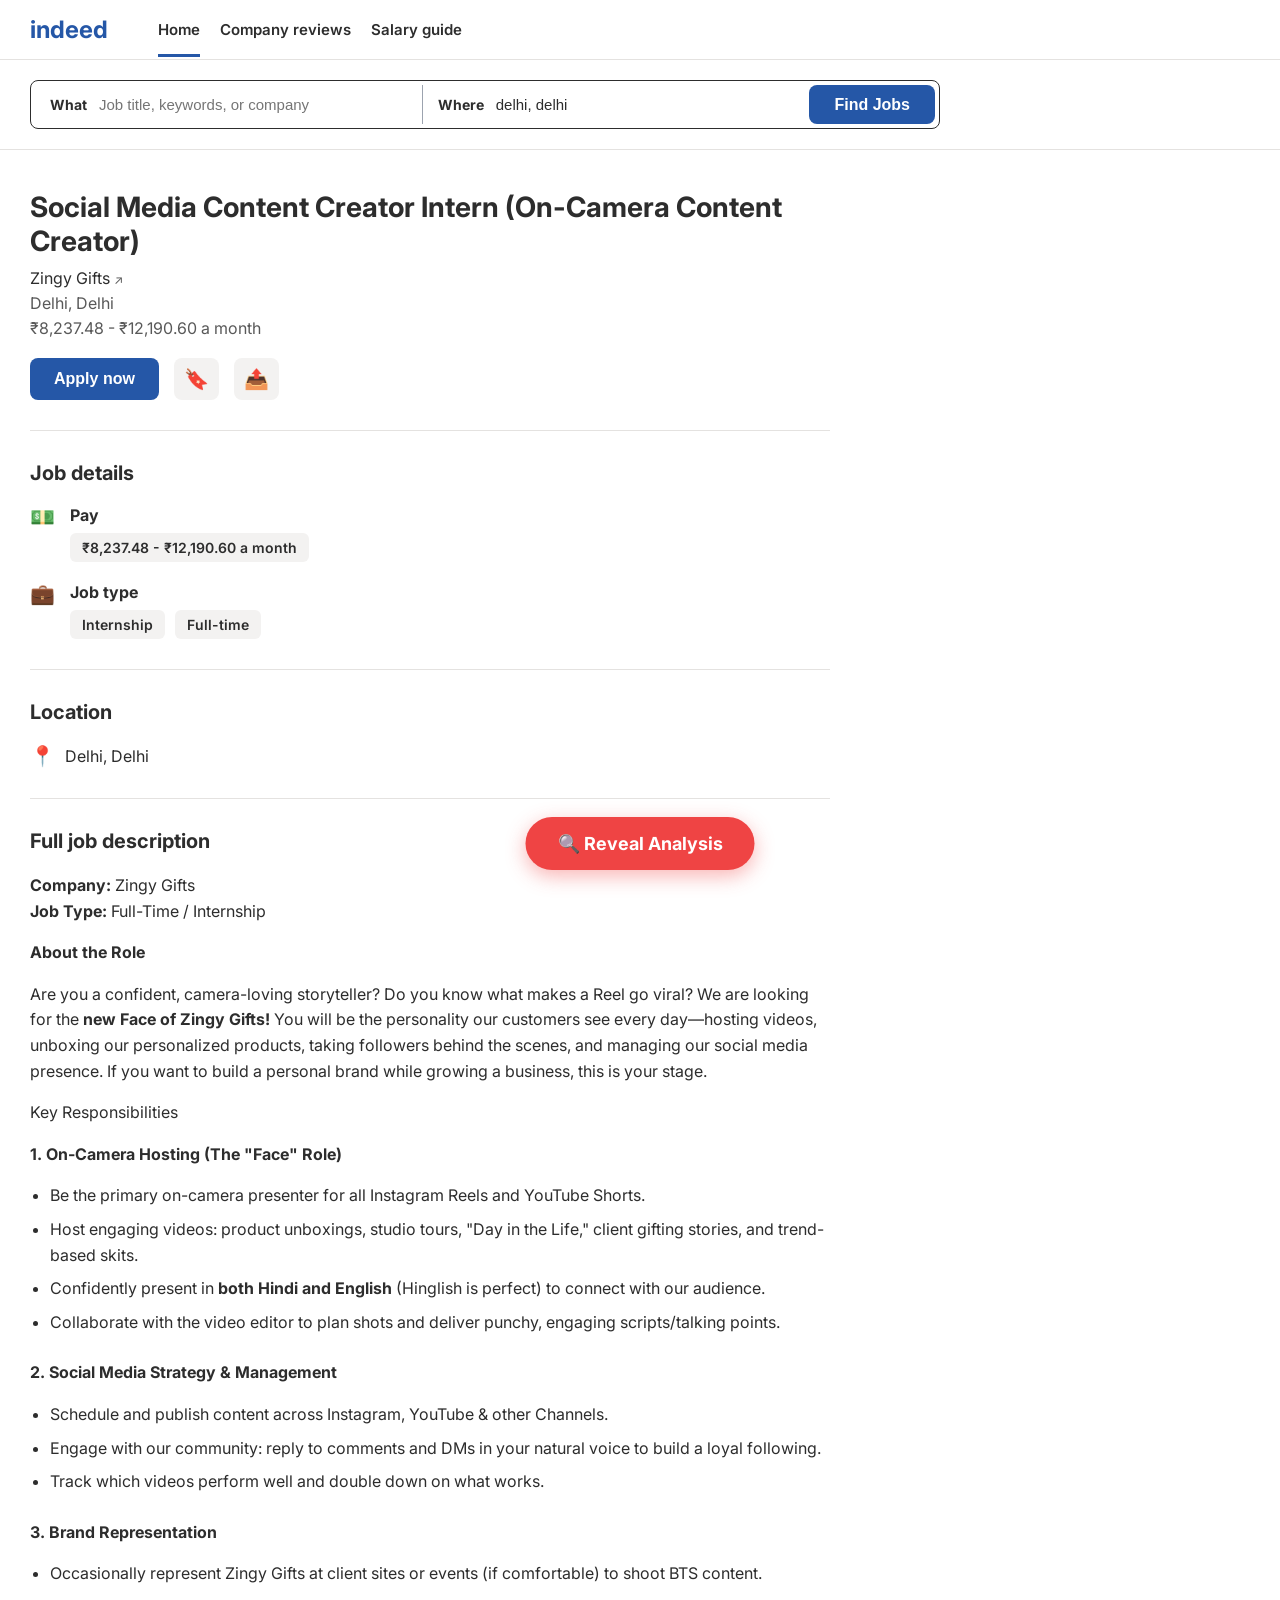
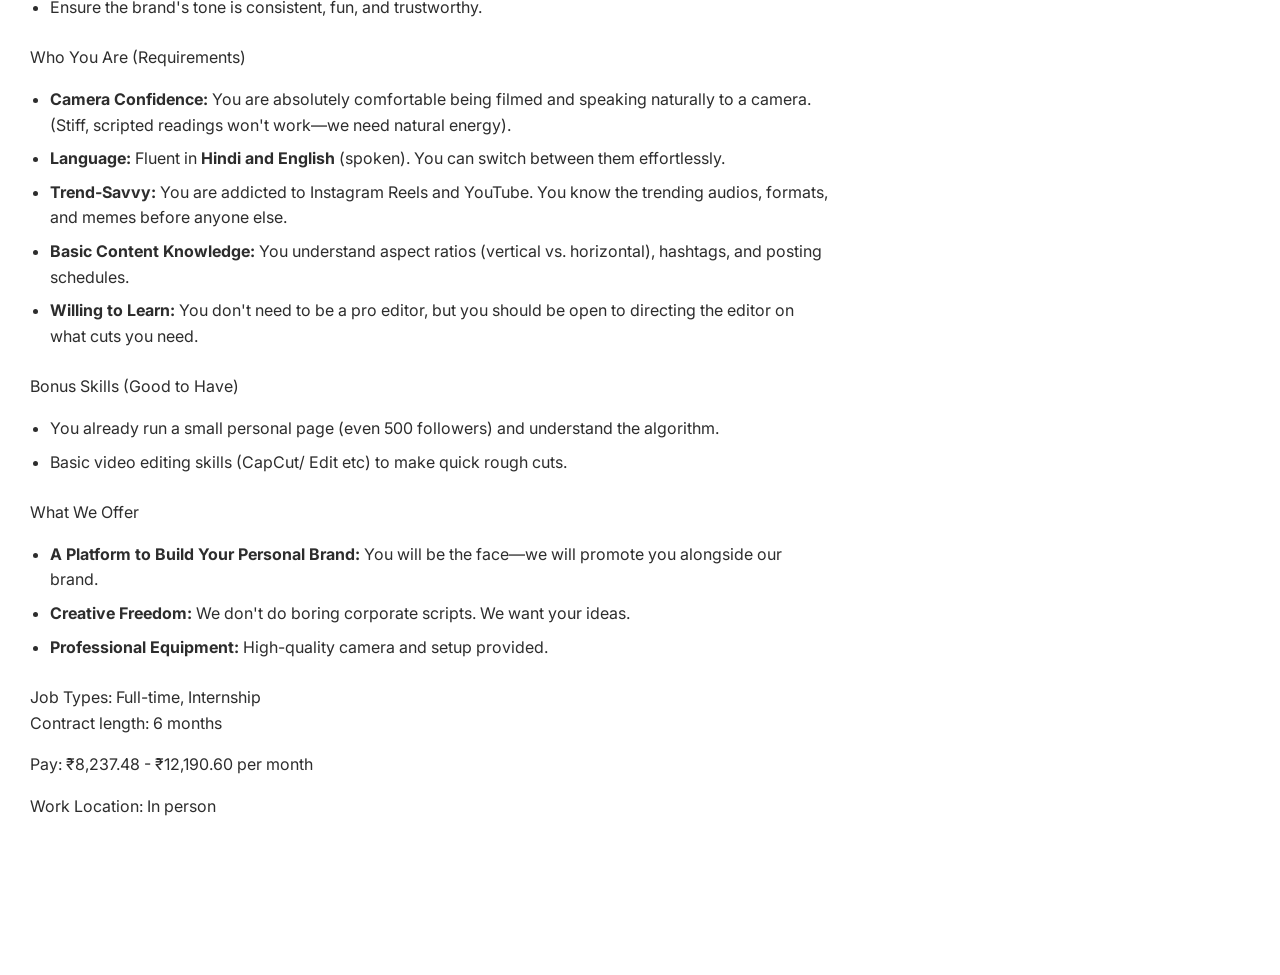
<file: index.html>
<!DOCTYPE html>
<html lang="en">
<head>
    <meta charset="UTF-8">
    <meta name="viewport" content="width=device-width, initial-scale=1.0">
    <title>Zingy Gifts - Indeed</title>
    <link rel="stylesheet" href="style.css">
</head>
<body>

    <nav class="indeed-nav">
        <div class="nav-left">
            <div class="indeed-logo">indeed</div>
            <a href="#" class="nav-link active">Home</a>
            <a href="#" class="nav-link">Company reviews</a>
            <a href="#" class="nav-link">Salary guide</a>
        </div>
    </nav>

    <div class="search-bar-container">
        <div class="search-inputs">
            <div class="input-box">
                <span class="label">What</span>
                <input type="text" placeholder="Job title, keywords, or company">
            </div>
            <div class="input-box border-left">
                <span class="label">Where</span>
                <input type="text" value="delhi, delhi">
            </div>
            <button class="btn-find">Find Jobs</button>
        </div>
    </div>

    <main class="job-container">
        
        <h1 class="job-title">Social Media Content Creator Intern (On-Camera Content Creator)</h1>
        <div class="company-name">Zingy Gifts <span class="external-icon">↗</span></div>
        <div class="job-location">Delhi, Delhi</div>
        <div class="job-salary">₹8,237.48 - ₹12,190.60 a month</div>

        <div class="action-buttons">
            <button class="btn-apply">Apply now</button>
            <button class="btn-icon">🔖</button>
            <button class="btn-icon">📤</button>
        </div>

        <div class="divider"></div>

        <div class="snapshot-section">
            <h2>Job details</h2>
            
            <div class="snapshot-item">
                <div class="snapshot-icon">💵</div>
                <div class="snapshot-content">
                    <strong>Pay</strong>
                    <div class="tags">
                        <span class="tag">₹8,237.48 - ₹12,190.60 a month</span>
                    </div>
                </div>
            </div>

            <div class="snapshot-item">
                <div class="snapshot-icon">💼</div>
                <div class="snapshot-content">
                    <strong>Job type</strong>
                    <div class="tags">
                        <span class="tag">Internship</span>
                        <span class="tag">Full-time</span>
                    </div>
                </div>
            </div>
        </div>

        <div class="divider"></div>

        <div class="snapshot-section">
            <h2>Location</h2>
            <div class="location-item">
                <span class="snapshot-icon">📍</span> Delhi, Delhi
            </div>
        </div>

        <div class="divider"></div>

        <div class="full-description">
            <h2>Full job description</h2>
            <p><strong>Company:</strong> Zingy Gifts<br>
            <strong>Job Type:</strong> Full-Time / Internship</p>

            <p><strong>About the Role</strong></p>
            <p>Are you a confident, camera-loving storyteller? Do you know what makes a Reel go viral? We are looking for the <strong>new Face of Zingy Gifts!</strong> You will be the personality our customers see every day—hosting videos, unboxing our personalized products, taking followers behind the scenes, and managing our social media presence. If you want to build a personal brand while growing a business, this is your stage.</p>

            <p>Key Responsibilities</p>
            <p><strong>1. On-Camera Hosting (The "Face" Role)</strong></p>
            <ul>
                <li>Be the primary on-camera presenter for all Instagram Reels and YouTube Shorts.</li>
                <li>Host engaging videos: product unboxings, studio tours, "Day in the Life," client gifting stories, and trend-based skits.</li>
                <li>Confidently present in <strong>both Hindi and English</strong> (Hinglish is perfect) to connect with our audience.</li>
                <li>Collaborate with the video editor to plan shots and deliver punchy, engaging scripts/talking points.</li>
            </ul>

            <p><strong>2. Social Media Strategy & Management</strong></p>
            <ul>
                <li>Schedule and publish content across Instagram, YouTube & other Channels.</li>
                <li>Engage with our community: reply to comments and DMs in your natural voice to build a loyal following.</li>
                <li>Track which videos perform well and double down on what works.</li>
            </ul>

            <p><strong>3. Brand Representation</strong></p>
            <ul>
                <li>Occasionally represent Zingy Gifts at client sites or events (if comfortable) to shoot BTS content.</li>
                <li>Ensure the brand's tone is consistent, fun, and trustworthy.</li>
            </ul>

            <p>Who You Are (Requirements)</p>
            <ul>
                <li><strong>Camera Confidence:</strong> You are absolutely comfortable being filmed and speaking naturally to a camera. (Stiff, scripted readings won't work—we need natural energy).</li>
                <li><strong>Language:</strong> Fluent in <strong>Hindi and English</strong> (spoken). You can switch between them effortlessly.</li>
                <li><strong>Trend-Savvy:</strong> You are addicted to Instagram Reels and YouTube. You know the trending audios, formats, and memes before anyone else.</li>
                <li><strong>Basic Content Knowledge:</strong> You understand aspect ratios (vertical vs. horizontal), hashtags, and posting schedules.</li>
                <li><strong>Willing to Learn:</strong> You don't need to be a pro editor, but you should be open to directing the editor on what cuts you need.</li>
            </ul>

            <p>Bonus Skills (Good to Have)</p>
            <ul>
                <li>You already run a small personal page (even 500 followers) and understand the algorithm.</li>
                <li>Basic video editing skills (CapCut/ Edit etc) to make quick rough cuts.</li>
            </ul>

            <p>What We Offer</p>
            <ul>
                <li><strong>A Platform to Build Your Personal Brand:</strong> You will be the face—we will promote you alongside our brand.</li>
                <li><strong>Creative Freedom:</strong> We don't do boring corporate scripts. We want your ideas.</li>
                <li><strong>Professional Equipment:</strong> High-quality camera and setup provided.</li>
            </ul>

            <p>Job Types: Full-time, Internship<br>
            Contract length: 6 months</p>
            <p>Pay: ₹8,237.48 - ₹12,190.60 per month</p>
            <p>Work Location: In person</p>
        </div>
    </main>

    <a href="analysis.html" class="btn-reveal">🔍 Reveal Analysis</a>

</body>
</html>
</file>
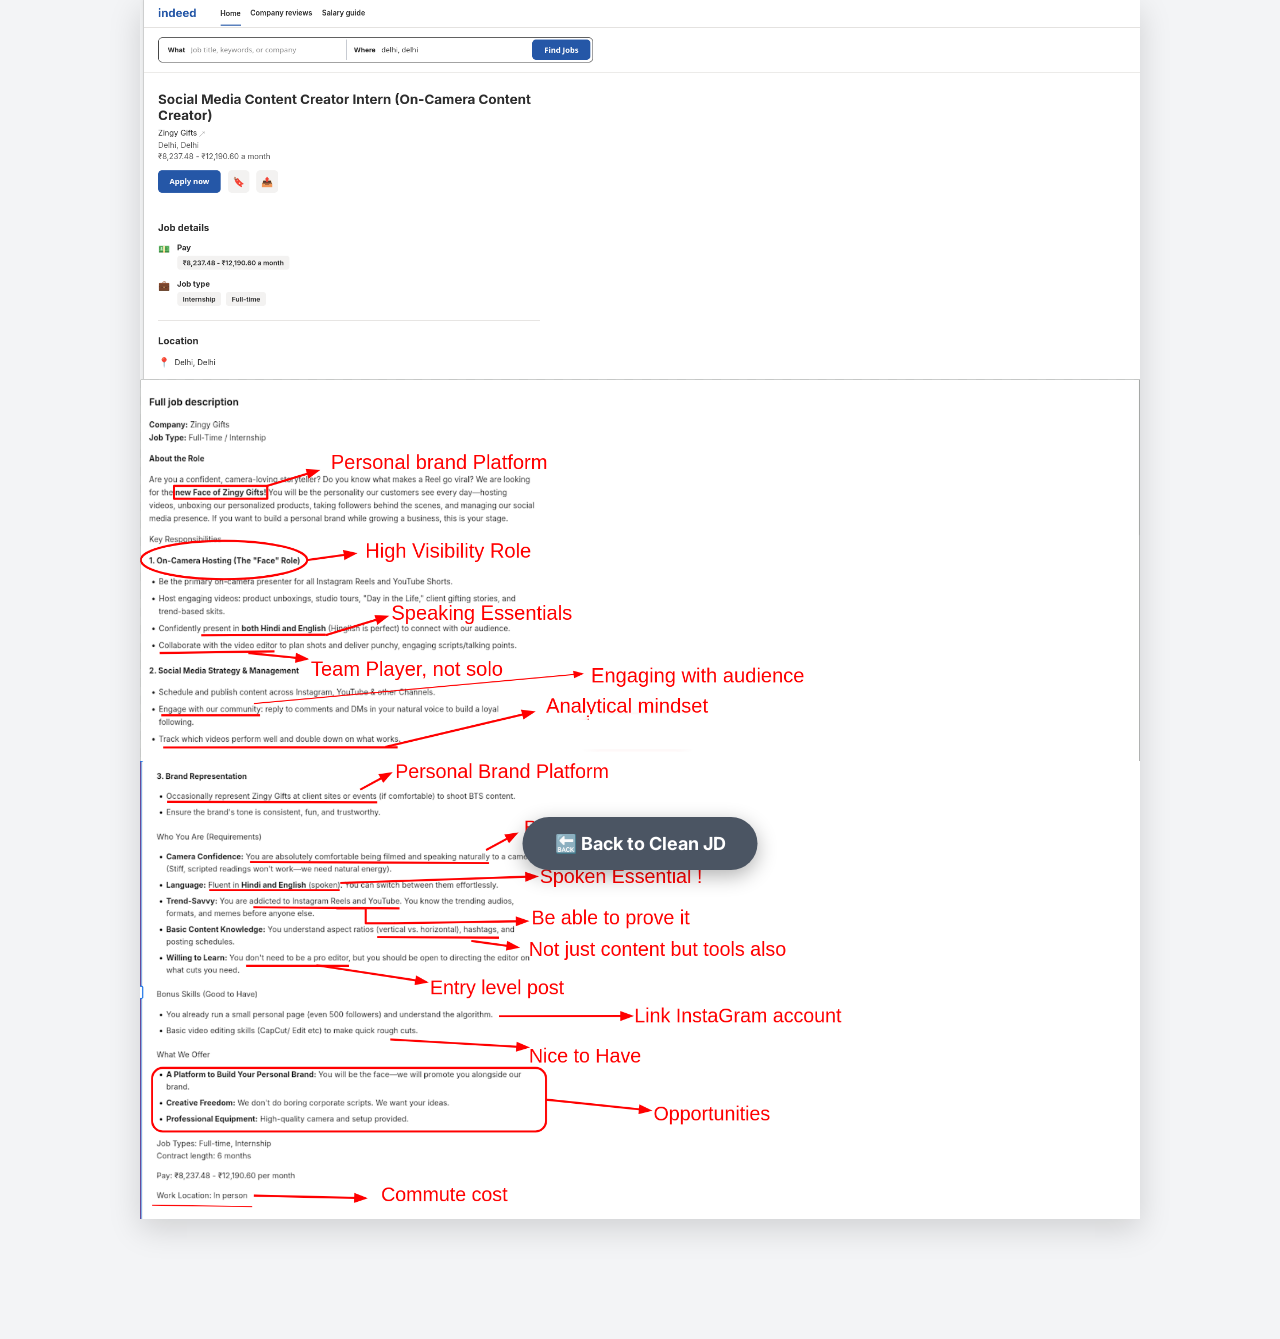
<file: analysis.html>
<!DOCTYPE html>
<html lang="en">
<head>
    <meta charset="UTF-8">
    <meta name="viewport" content="width=device-width, initial-scale=1.0">
    <title>Analyzed JD</title>
    <link rel="stylesheet" href="style.css">
</head>
<body class="analysis-page">

    <div class="stacked-images">
        <img src="marked-part-1.png" alt="Annotated Part 1">
        <img src="marked-part-2.png" alt="Annotated Part 2">
        <img src="marked-part-3.png" alt="Annotated Part 3">
    </div>

    <a href="index.html" class="btn-reveal btn-back">🔙 Back to Clean JD</a>

</body>
</html>
</file>
<file: style.css>
@import url('https://fonts.googleapis.com/css2?family=Inter:wght@400;600;700&display=swap');

body {
    margin: 0;
    font-family: 'Inter', sans-serif;
    background-color: #ffffff;
    color: #2d2d2d;
    padding-bottom: 100px;
}

/* Indeed Nav */
.indeed-nav {
    border-bottom: 1px solid #e4e2e0;
    padding: 15px 30px;
    display: flex;
    align-items: center;
}

.indeed-logo {
    color: #2557a7;
    font-size: 24px;
    font-weight: 700;
    margin-right: 30px;
}

.nav-left {
    display: flex;
    align-items: center;
    gap: 20px;
}

.nav-link {
    text-decoration: none;
    color: #2d2d2d;
    font-size: 15px;
    font-weight: 600;
}

.nav-link.active {
    border-bottom: 3px solid #2557a7;
    padding-bottom: 15px;
    margin-bottom: -18px;
}

/* Search Bar */
.search-bar-container {
    padding: 20px 30px;
    border-bottom: 1px solid #e4e2e0;
    background-color: #ffffff;
}

.search-inputs {
    display: flex;
    max-width: 900px;
    border: 1px solid #2d2d2d;
    border-radius: 8px;
    padding: 4px;
}

.input-box {
    display: flex;
    align-items: center;
    padding: 10px 15px;
    flex: 1;
}

.input-box.border-left {
    border-left: 1px solid #9ca3af;
}

.label {
    font-weight: 700;
    margin-right: 10px;
    font-size: 14px;
}

input {
    border: none;
    outline: none;
    width: 100%;
    font-size: 15px;
    color: #2d2d2d;
}

.btn-find {
    background-color: #2557a7;
    color: white;
    border: none;
    border-radius: 8px;
    padding: 0 25px;
    font-weight: 700;
    font-size: 16px;
    cursor: pointer;
}

/* Main Job Content */
.job-container {
    max-width: 800px;
    padding: 40px 30px;
}

.job-title {
    font-size: 28px;
    margin: 0 0 10px 0;
    color: #2d2d2d;
}

.company-name {
    font-size: 16px;
    color: #2d2d2d;
    margin-bottom: 5px;
}

.external-icon {
    font-size: 12px;
    color: #595959;
}

.job-location, .job-salary {
    font-size: 16px;
    color: #595959;
    margin-bottom: 5px;
}

.job-salary {
    margin-bottom: 20px;
}

/* Action Buttons */
.action-buttons {
    display: flex;
    gap: 15px;
    margin-bottom: 30px;
}

.btn-apply {
    background-color: #2557a7;
    color: white;
    border: none;
    padding: 12px 24px;
    border-radius: 8px;
    font-weight: 700;
    font-size: 16px;
    cursor: pointer;
}

.btn-icon {
    background: #f3f2f1;
    border: none;
    border-radius: 8px;
    width: 45px;
    font-size: 20px;
    cursor: pointer;
}

.divider {
    height: 1px;
    background-color: #e4e2e0;
    margin: 30px 0;
}

/* Job Details Snapshot */
h2 {
    font-size: 20px;
    margin-bottom: 20px;
}

.snapshot-item {
    display: flex;
    gap: 15px;
    margin-bottom: 20px;
}

.snapshot-icon {
    font-size: 20px;
}

.tags {
    display: flex;
    gap: 10px;
    margin-top: 8px;
}

.tag {
    background-color: #f3f2f1;
    padding: 6px 12px;
    border-radius: 6px;
    font-size: 14px;
    font-weight: 600;
    color: #2d2d2d;
}

.location-item {
    display: flex;
    align-items: center;
    gap: 10px;
    font-size: 16px;
}

/* Full Description */
.full-description p {
    line-height: 1.6;
    margin-bottom: 15px;
    color: #2d2d2d;
}

.full-description ul {
    padding-left: 20px;
    margin-bottom: 25px;
}

.full-description li {
    line-height: 1.6;
    margin-bottom: 8px;
    color: #2d2d2d;
}

/* The Reveal Analysis Button (Your Presentation Tool) */
.btn-reveal {
    position: fixed;
    bottom: 30px;
    left: 50%;
    transform: translateX(-50%);
    background-color: #ef4444; /* Bright Red */
    color: white;
    padding: 15px 30px;
    border-radius: 50px;
    font-size: 18px;
    font-weight: 700;
    text-decoration: none;
    box-shadow: 0 4px 15px rgba(239, 68, 68, 0.4);
    z-index: 100;
}
/* --- BUTTON STYLES FOR BOTH PAGES --- */
.btn-reveal {
    position: fixed;
    bottom: 30px;
    left: 50%;
    transform: translateX(-50%);
    background-color: #ef4444; /* Bright Red */
    color: white;
    padding: 16px 32px;
    border-radius: 50px;
    font-size: 18px;
    font-weight: 700;
    text-decoration: none;
    box-shadow: 0 6px 20px rgba(239, 68, 68, 0.4);
    transition: transform 0.2s ease, background-color 0.2s ease;
    z-index: 100;
}

.btn-reveal:hover {
    background-color: #dc2626;
    transform: translateX(-50%) scale(1.05);
}

.btn-back {
    background-color: #4b5563; /* Dark Gray */
    box-shadow: 0 6px 20px rgba(0, 0, 0, 0.3);
}

.btn-back:hover {
    background-color: #374151;
}

/* --- IMAGE STACKING MAGIC FOR THE ANALYSIS PAGE --- */
.analysis-page {
    background-color: #f3f4f6; /* Soft gray background outside the images */
    padding-bottom: 120px; /* Room for the button */
}

.stacked-images {
    max-width: 1000px; /* Keeps the images from getting too wide on massive screens */
    margin: 0 auto;
    box-shadow: 0 10px 30px rgba(0,0,0,0.15);
}

.stacked-images img {
    width: 100%;
    display: block; /* CRITICAL: removes the tiny white space between stacked images */
    margin: 0;
    padding: 0;
    border: none;
}
</file>
